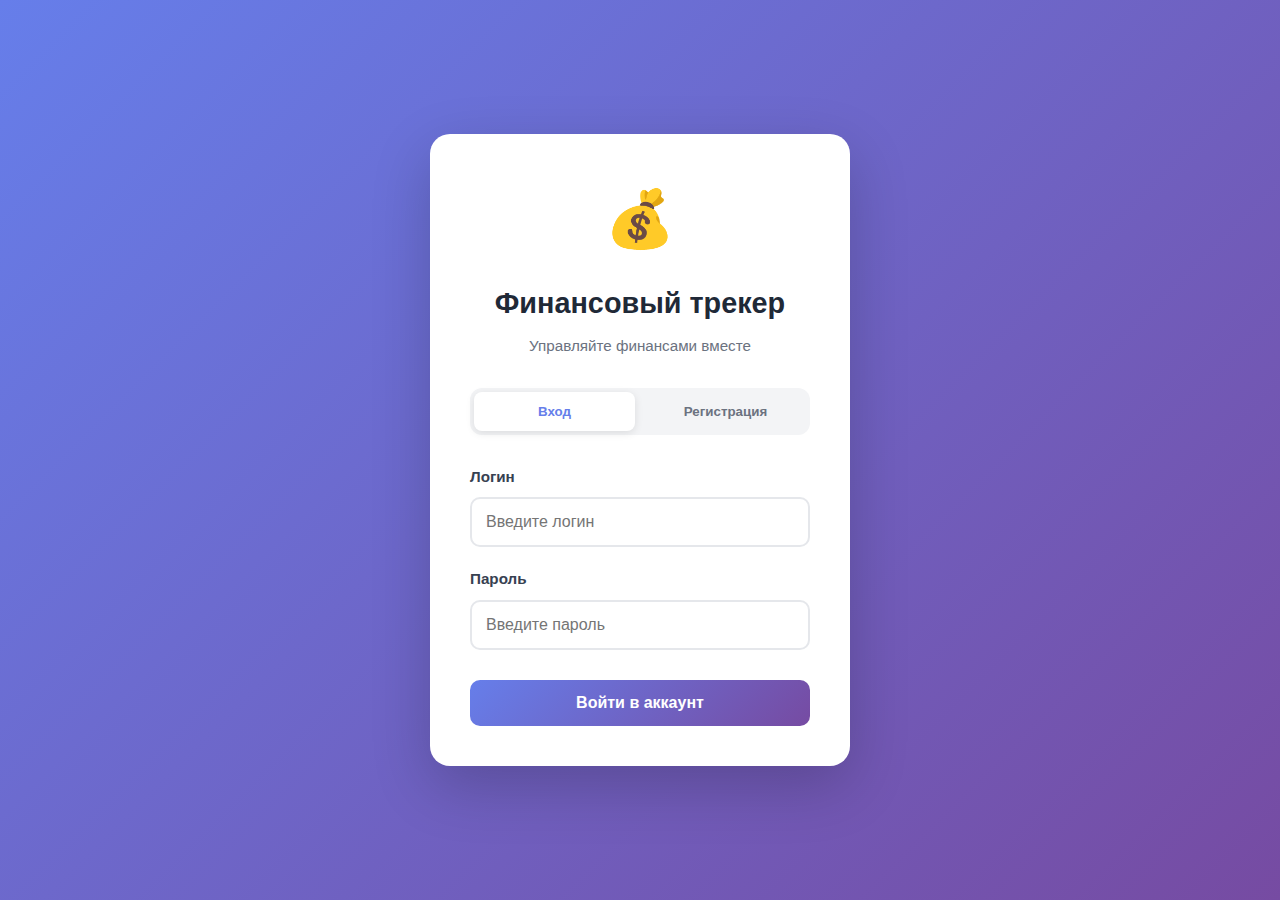
<file: index.html>
<!DOCTYPE html>
<html lang="ru">
<head>
    <meta charset="UTF-8">
    <meta name="viewport" content="width=device-width, initial-scale=1.0">
    <title>Финансовый трекер - Управляйте финансами вместе</title>
    <link rel="stylesheet" href="styles.css">
</head>
<body>
    <!-- Auth Container -->
    <div class="auth-container" id="authContainer">
        <div class="auth-card">
            <div class="auth-header">
                <div class="auth-logo">💰</div>
                <h2 class="auth-title">Финансовый трекер</h2>
                <p class="auth-subtitle">Управляйте финансами вместе</p>
            </div>
            
            <div class="auth-tabs">
                <button class="auth-tab active" onclick="financeAuth.switchAuthTab('login')">Вход</button>
                <button class="auth-tab" onclick="financeAuth.switchAuthTab('register')">Регистрация</button>
            </div>
            
            <div class="error-message" id="errorMessage"></div>
            <div class="success-message" id="successMessage"></div>
            
            <!-- Login Form -->
            <form class="auth-form active" id="loginForm" onsubmit="financeAuth.handleLogin(event)">
                <div class="form-group">
                    <label class="form-label">Логин</label>
                    <input type="text" class="form-input" id="loginUsername" placeholder="Введите логин" required>
                </div>
                <div class="form-group">
                    <label class="form-label">Пароль</label>
                    <input type="password" class="form-input" id="loginPassword" placeholder="Введите пароль" required>
                </div>
                <button type="submit" class="auth-btn" id="loginBtn">
                    <span id="loginBtnText">Войти в аккаунт</span>
                </button>
            </form>
            
            <!-- Register Form -->
            <form class="auth-form" id="registerForm" onsubmit="financeAuth.handleRegister(event)">
                <div class="form-group">
                    <label class="form-label">Логин</label>
                    <input type="text" class="form-input" id="registerUsername" placeholder="Придумайте логин" required minlength="3">
                </div>
                <div class="form-group">
                    <label class="form-label">Email</label>
                    <input type="email" class="form-input" id="registerEmail" placeholder="Введите email" required>
                </div>
                <div class="form-group">
                    <label class="form-label">Пароль</label>
                    <input type="password" class="form-input" id="registerPassword" placeholder="Придумайте пароль" required minlength="6" oninput="financeAuth.checkPasswordRequirements()">
                    <div class="password-requirements">
                        <div class="requirement" id="reqLength">○ Минимум 6 символов</div>
                        <div class="requirement" id="reqUpper">○ Одна заглавная буква</div>
                        <div class="requirement" id="reqNumber">○ Одна цифра</div>
                    </div>
                </div>
                <div class="form-group">
                    <label class="form-label">Подтвердите пароль</label>
                    <input type="password" class="form-input" id="confirmPassword" placeholder="Повторите пароль" required>
                </div>
                <button type="submit" class="auth-btn" id="registerBtn">
                    <span id="registerBtnText">Создать аккаунт</span>
                </button>
            </form>
        </div>
    </div>

    <!-- Main App -->
    <div class="main-app" id="mainApp">
        <div class="container">
            <header>
                <div class="user-menu">
                    <div class="user-info">
                        <span>👤</span>
                        <span id="currentUserDisplay">Пользователь</span>
                    </div>
                    <button class="logout-btn" onclick="financeAuth.logout()">Выйти</button>
                </div>
                <h1>💰 Финансовый трекер</h1>
                <p class="subtitle">Управляйте своими финансами умно</p>
            </header>

            <!-- Period Selector -->
            <div class="period-selector">
                <div class="period-title">
                    <span>📅</span> Период просмотра
                </div>
                <div class="period-buttons">
                    <button class="period-btn active" data-period="month" onclick="financeAuth.changePeriod('month')">
                        <span>📆</span> Этот месяц
                    </button>
                    <button class="period-btn" data-period="year" onclick="financeAuth.changePeriod('year')">
                        <span>📊</span> Этот год
                    </button>
                    <button class="period-btn" data-period="all" onclick="financeAuth.changePeriod('all')">
                        <span>📈</span> Все время
                    </button>
                </div>
                <div class="period-info" id="periodInfo">
                    <span>ℹ️</span> Показаны данные за текущий месяц
                </div>
            </div>

            <div class="stats-grid">
                <div class="stat-card balance">
                    <div class="stat-title">
                        <span>💳</span> Баланс
                    </div>
                    <div class="stat-value" id="balance">₽0</div>
                    <div class="stat-period" id="balancePeriod">за этот месяц</div>
                </div>
                <div class="stat-card income">
                    <div class="stat-title">
                        <span>📈</span> Доходы
                    </div>
                    <div class="stat-value" id="income">₽0</div>
                    <div class="stat-period" id="incomePeriod">за этот месяц</div>
                </div>
                <div class="stat-card expense">
                    <div class="stat-title">
                        <span>📉</span> Расходы
                    </div>
                    <div class="stat-value" id="expense">₽0</div>
                    <div class="stat-period" id="expensePeriod">за этот месяц</div>
                </div>
            </div>

            <div class="main-grid">
                <div class="card">
                    <h2 class="card-title">
                        <span>➕</span> Добавить транзакцию
                    </h2>
                    <p class="card-description">Запишите свой доход или расход</p>
                    <form id="transactionForm" onsubmit="financeAuth.handleAddTransaction(event)">
                        <div class="form-row">
                            <div class="form-group">
                                <label for="type">Тип</label>
                                <select id="type" required onchange="financeAuth.updateCategories()">
                                    <option value="expense">Расход</option>
                                    <option value="income">Доход</option>
                                </select>
                            </div>
                            <div class="form-group">
                                <label for="amount">Сумма (₽)</label>
                                <input type="number" id="amount" step="0.01" placeholder="0.00" required>
                            </div>
                        </div>
                        <div class="form-group">
                            <label for="category">Категория</label>
                            <select id="category" required>
                                <option value="">Выберите категорию</option>
                            </select>
                        </div>
                        <div class="form-group">
                            <label for="description">Описание</label>
                            <input type="text" id="description" placeholder="Введите описание" required>
                        </div>
                        <button type="submit" class="btn">Добавить транзакцию</button>
                    </form>
                </div>

                <div class="card">
                    <h2 class="card-title">
                        <span>📊</span> Последние транзакции
                    </h2>
                    <p class="card-description" id="transactionsDescription">Ваша финансовая история за этот месяц</p>
                    <div class="transactions-list" id="transactionsList">
                        <div class="empty-state">
                            <div class="empty-icon">📈</div>
                            <p>Нет транзакций</p>
                            <p style="font-size: 0.9rem; margin-top: 8px;">Добавьте первую транзакцию</p>
                        </div>
                    </div>
                </div>
            </div>

            <div class="card" id="categoriesCard" style="display: none;">
                <h2 class="card-title">
                    <span>🏆</span> Топ категорий
                </h2>
                <p class="card-description" id="categoriesDescription">Самые крупные статьи доходов и расходов за этот месяц</p>
                <div class="categories-grid" id="categoriesGrid"></div>
            </div>
        </div>
    </div>

    <!-- Delete Confirmation Modal -->
    <div class="modal-overlay" id="deleteModal">
        <div class="modal">
            <div class="modal-icon">⚠️</div>
            <h3 class="modal-title">Удалить транзакцию?</h3>
            <p class="modal-description">Это действие нельзя будет отменить. Транзакция будет навсегда удалена из вашей истории.</p>
            
            <div class="modal-transaction-info" id="modalTransactionInfo">
                <div class="modal-transaction-desc" id="modalTransactionDesc"></div>
                <div class="modal-transaction-meta" id="modalTransactionMeta"></div>
                <div class="modal-transaction-amount" id="modalTransactionAmount"></div>
            </div>
            
            <div class="modal-buttons">
                <button class="modal-btn modal-btn-cancel" onclick="financeAuth.closeDeleteModal()">Отмена</button>
                <button class="modal-btn modal-btn-confirm" onclick="financeAuth.confirmDelete()">Удалить</button>
            </div>
        </div>
    </div>

    <!-- Sync Status -->
    <div class="sync-status" id="syncStatus">
        <span class="sync-icon">🔄</span>
        <span>Данные синхронизированы</span>
    </div>

    <script src="auth.js"></script>
    <script>
        // Инициализация приложения
        let financeAuth;
        
        document.addEventListener('DOMContentLoaded', function() {
            console.log('Initializing Finance Auth...');
            financeAuth = new FinanceAuth();
            
            // Добавляем обработчики для модального окна
            document.getElementById('deleteModal').addEventListener('click', function(e) {
                if (e.target === this) {
                    financeAuth.closeDeleteModal();
                }
            });
            
            // Проверяем наличие пользователей в localStorage для отладки
            const users = JSON.parse(localStorage.getItem('financeUsers') || '{}');
            console.log('Existing users:', Object.keys(users));
            
            // Если нет пользователей, создаем тестового
            if (Object.keys(users).length === 0) {
                console.log('Creating test user...');
                const testUser = {
                    username: 'test',
                    email: 'test@example.com',
                    password: 'Test123',
                    createdAt: new Date().toISOString()
                };
                users.test = testUser;
                localStorage.setItem('financeUsers', JSON.stringify(users));
                localStorage.setItem('transactions_test', JSON.stringify([]));
                console.log('Test user created. Login: test, Password: Test123');
            }
        });
    </script>
</body>
</html>
</file>
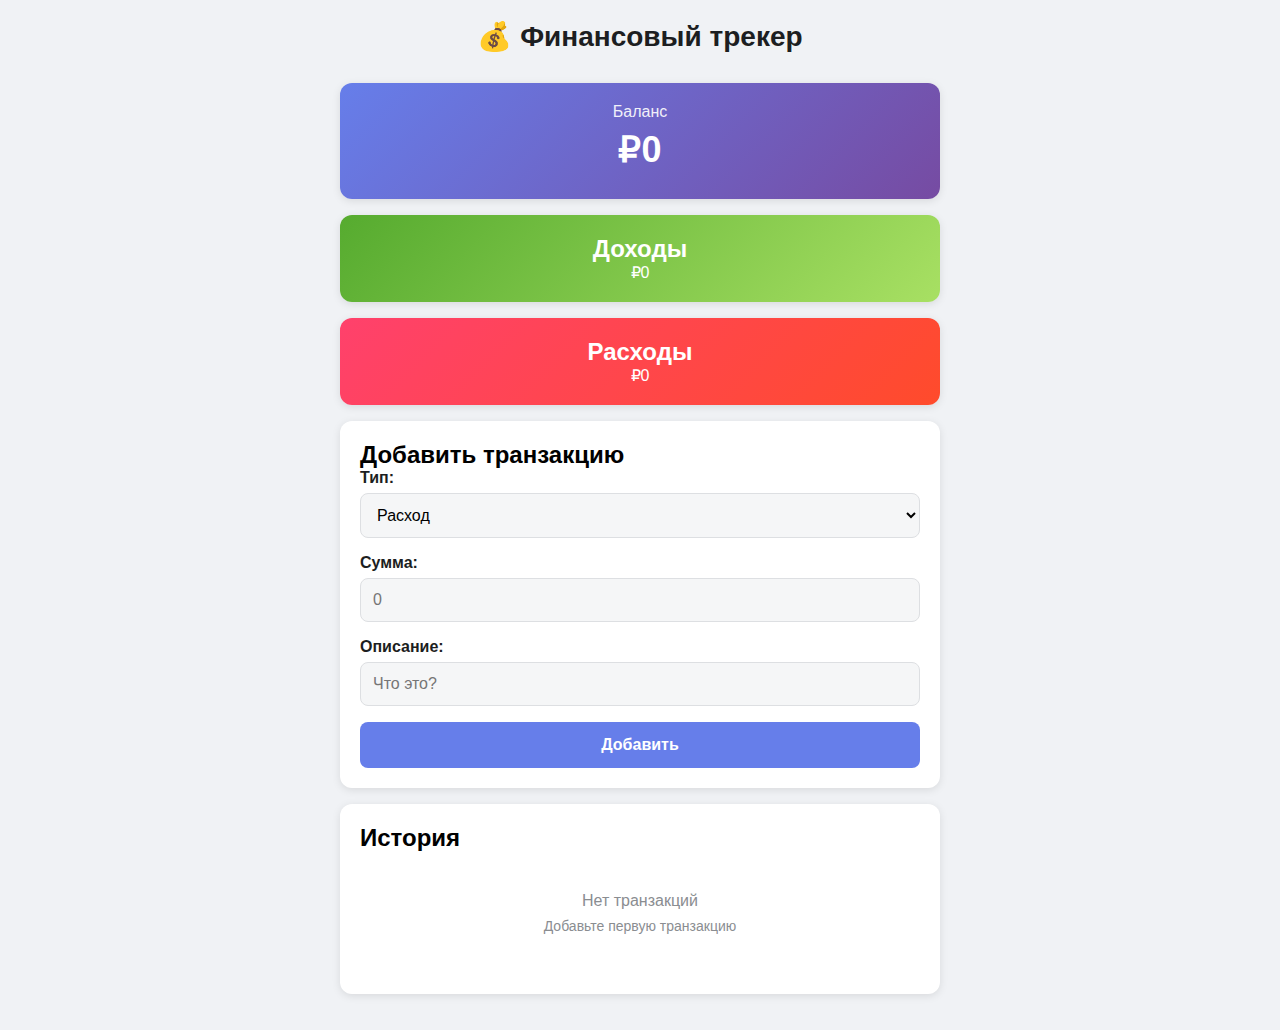
<file: file.html>
<!DOCTYPE html>
<html lang="ru">
<head>
    <meta charset="UTF-8">
    <meta name="viewport" content="width=device-width, initial-scale=1.0">
    <title>Финансовый трекер</title>
    <style>
        * { margin: 0; padding: 0; box-sizing: border-box; }
        body { font-family: -apple-system, BlinkMacSystemFont, 'Segoe UI', Roboto, sans-serif; background: #f0f2f5; padding: 20px; }
        .container { max-width: 600px; margin: 0 auto; }
        h1 { text-align: center; color: #1c1e21; margin-bottom: 30px; font-size: 28px; }
        .card { background: white; padding: 20px; border-radius: 12px; margin-bottom: 16px; box-shadow: 0 2px 8px rgba(0,0,0,0.1); }
        .balance { background: linear-gradient(135deg, #667eea 0%, #764ba2 100%); color: white; text-align: center; }
        .balance h2 { font-size: 16px; opacity: 0.9; font-weight: 500; }
        .balance .amount { font-size: 36px; font-weight: bold; margin: 8px 0; }
        .income { background: linear-gradient(135deg, #56ab2f 0%, #a8e063 100%); color: white; text-align: center; }
        .expense { background: linear-gradient(135deg, #ff416c 0%, #ff4b2b 100%); color: white; text-align: center; }
        .form-group { margin-bottom: 16px; }
        label { display: block; margin-bottom: 6px; font-weight: 600; color: #1c1e21; }
        input, select { width: 100%; padding: 12px; border: 1px solid #dddfe2; border-radius: 8px; font-size: 16px; background: #f5f6f7; }
        input:focus, select:focus { outline: none; border-color: #667eea; background: white; }
        button { width: 100%; padding: 14px; background: #667eea; color: white; border: none; border-radius: 8px; font-size: 16px; font-weight: 600; cursor: pointer; transition: background 0.2s; }
        button:hover { background: #5a67d8; }
        .transaction { background: white; padding: 16px; border-radius: 12px; margin-bottom: 12px; display: flex; justify-content: space-between; align-items: center; border: 1px solid #e4e6eb; }
        .transaction-info { flex: 1; }
        .transaction-amount { font-weight: bold; font-size: 18px; }
        .income-color { color: #56ab2f; }
        .expense-color { color: #ff416c; }
        .delete-btn { background: #ff416c; color: white; border: none; padding: 8px 12px; border-radius: 6px; font-size: 16px; margin-left: 12px; }
        .empty-state { text-align: center; padding: 40px 20px; color: #8a8d91; }
    </style>
</head>
<body>
    <div class="container">
        <h1>💰 Финансовый трекер</h1>
        
        <div class="card balance">
            <h2>Баланс</h2>
            <div class="amount" id="balance">₽0</div>
        </div>
        
        <div class="card income">
            <h2>Доходы</h2>
            <div class="amount" id="income">₽0</div>
        </div>
        
        <div class="card expense">
            <h2>Расходы</h2>
            <div class="amount" id="expense">₽0</div>
        </div>
        
        <div class="card">
            <h2>Добавить транзакцию</h2>
            <form id="form">
                <div class="form-group">
                    <label>Тип:</label>
                    <select id="type">
                        <option value="expense">Расход</option>
                        <option value="income">Доход</option>
                    </select>
                </div>
                <div class="form-group">
                    <label>Сумма:</label>
                    <input type="number" id="amount" placeholder="0" required>
                </div>
                <div class="form-group">
                    <label>Описание:</label>
                    <input type="text" id="description" placeholder="Что это?" required>
                </div>
                <button type="submit">Добавить</button>
            </form>
        </div>
        
        <div class="card">
            <h2>История</h2>
            <div id="transactions"></div>
        </div>
    </div>

    <script>
        let transactions = JSON.parse(localStorage.getItem('transactions') || '[]');
        
        function updateDisplay() {
            const income = transactions.filter(t => t.type === 'income').reduce((sum, t) => sum + t.amount, 0);
            const expense = transactions.filter(t => t.type === 'expense').reduce((sum, t) => sum + t.amount, 0);
            const balance = income - expense;
            
            document.getElementById('balance').textContent = '₽' + balance.toLocaleString('ru-RU');
            document.getElementById('income').textContent = '₽' + income.toLocaleString('ru-RU');
            document.getElementById('expense').textContent = '₽' + expense.toLocaleString('ru-RU');
            
            const transactionsDiv = document.getElementById('transactions');
            if (transactions.length === 0) {
                transactionsDiv.innerHTML = '<div class="empty-state"><p>Нет транзакций</p><p style="font-size: 14px; margin-top: 8px;">Добавьте первую транзакцию</p></div>';
            } else {
                transactionsDiv.innerHTML = transactions.map(t => `
                    <div class="transaction">
                        <div class="transaction-info">
                            <div>${t.description}</div>
                            <small style="color: #8a8d91;">${new Date(t.date).toLocaleDateString('ru-RU')}</small>
                        </div>
                        <div>
                            <span class="transaction-amount ${t.type}-color">
                                ${t.type === 'income' ? '+' : '-'}₽${t.amount.toLocaleString('ru-RU')}
                            </span>
                            <button class="delete-btn" onclick="deleteTransaction('${t.id}')">×</button>
                        </div>
                    </div>
                `).reverse().join('');
            }
        }
        
        function deleteTransaction(id) {
            transactions = transactions.filter(t => t.id !== id);
            localStorage.setItem('transactions', JSON.stringify(transactions));
            updateDisplay();
        }
        
        document.getElementById('form').addEventListener('submit', function(e) {
            e.preventDefault();
            const transaction = {
                id: Date.now().toString(),
                type: document.getElementById('type').value,
                amount: parseFloat(document.getElementById('amount').value),
                description: document.getElementById('description').value,
                date: new Date().toISOString()
            };
            transactions.push(transaction);
            localStorage.setItem('transactions', JSON.stringify(transactions));
            updateDisplay();
            this.reset();
        });
        
        updateDisplay();
    </script>
</body>
</html>
</file>
<file: styles.css>
/* Финансовый трекер - Возвращенный дизайн */
* {
    margin: 0;
    padding: 0;
    box-sizing: border-box;
}

body {
    font-family: -apple-system, BlinkMacSystemFont, 'Segoe UI', Roboto, Oxygen, Ubuntu, Cantarell, sans-serif;
    background: linear-gradient(135deg, #667eea 0%, #764ba2 100%);
    min-height: 100vh;
    color: #1f2937;
    line-height: 1.6;
}

/* Контейнер аутентификации */
.auth-container {
    display: flex;
    align-items: center;
    justify-content: center;
    min-height: 100vh;
    padding: 20px;
}

.auth-card {
    background: white;
    border-radius: 20px;
    padding: 40px;
    width: 100%;
    max-width: 420px;
    box-shadow: 0 20px 60px rgba(0, 0, 0, 0.2);
    animation: slideUp 0.5s ease;
}

@keyframes slideUp {
    from {
        opacity: 0;
        transform: translateY(30px);
    }
    to {
        opacity: 1;
        transform: translateY(0);
    }
}

.auth-header {
    text-align: center;
    margin-bottom: 30px;
}

.auth-logo {
    font-size: 3.5rem;
    margin-bottom: 16px;
    animation: bounce 2s infinite;
}

@keyframes bounce {
    0%, 100% { transform: translateY(0); }
    50% { transform: translateY(-10px); }
}

.auth-title {
    font-size: 1.8rem;
    font-weight: 700;
    color: #1f2937;
    margin-bottom: 8px;
}

.auth-subtitle {
    color: #6b7280;
    font-size: 0.95rem;
}

.auth-tabs {
    display: flex;
    gap: 10px;
    margin-bottom: 30px;
    background: #f3f4f6;
    padding: 4px;
    border-radius: 12px;
}

.auth-tab {
    flex: 1;
    padding: 12px;
    border: none;
    background: transparent;
    border-radius: 8px;
    font-weight: 600;
    cursor: pointer;
    transition: all 0.3s ease;
    color: #6b7280;
}

.auth-tab.active {
    background: white;
    color: #667eea;
    box-shadow: 0 2px 8px rgba(0, 0, 0, 0.1);
}

.auth-form {
    display: none;
}

.auth-form.active {
    display: block;
    animation: fadeIn 0.3s ease;
}

@keyframes fadeIn {
    from { opacity: 0; }
    to { opacity: 1; }
}

.form-group {
    margin-bottom: 20px;
}

.form-group label {
    display: block;
    margin-bottom: 8px;
    font-weight: 600;
    color: #374151;
    font-size: 0.95rem;
}

.form-group input,
.form-group select {
    width: 100%;
    padding: 14px;
    border: 2px solid #e5e7eb;
    border-radius: 10px;
    font-size: 16px;
    transition: all 0.3s ease;
}

.form-group input:focus,
.form-group select:focus {
    outline: none;
    border-color: #667eea;
    box-shadow: 0 0 0 3px rgba(102, 126, 234, 0.1);
}

.auth-btn {
    width: 100%;
    padding: 14px;
    background: linear-gradient(135deg, #667eea 0%, #764ba2 100%);
    color: white;
    border: none;
    border-radius: 10px;
    font-size: 16px;
    font-weight: 600;
    cursor: pointer;
    transition: all 0.3s ease;
    margin-top: 10px;
}

.auth-btn:hover {
    transform: translateY(-2px);
    box-shadow: 0 10px 25px rgba(102, 126, 234, 0.3);
}

.auth-btn:disabled {
    opacity: 0.6;
    cursor: not-allowed;
    transform: none;
}

.error-message {
    background: #fee2e2;
    color: #dc2626;
    padding: 12px;
    border-radius: 8px;
    margin-bottom: 20px;
    font-size: 0.9rem;
    display: none;
    animation: shake 0.5s ease;
}

.error-message.show {
    display: block;
}

@keyframes shake {
    0%, 100% { transform: translateX(0); }
    25% { transform: translateX(-5px); }
    75% { transform: translateX(5px); }
}

.success-message {
    background: #dcfce7;
    color: #059669;
    padding: 12px;
    border-radius: 8px;
    margin-bottom: 20px;
    font-size: 0.9rem;
    display: none;
}

.success-message.show {
    display: block;
}

.password-requirements {
    margin-top: 8px;
    font-size: 0.85rem;
    color: #6b7280;
}

.requirement {
    margin-top: 4px;
    display: flex;
    align-items: center;
    gap: 6px;
}

.requirement.met {
    color: #059669;
}

/* Основное приложение */
.main-app {
    display: none;
}

.main-app.active {
    display: block;
}

.container {
    max-width: 1200px;
    margin: 0 auto;
    padding: 20px;
}

header {
    text-align: center;
    margin-bottom: 40px;
    color: white;
    position: relative;
}

.user-menu {
    position: absolute;
    top: 0;
    right: 0;
    display: flex;
    align-items: center;
    gap: 12px;
}

.user-info {
    background: rgba(255, 255, 255, 0.2);
    padding: 8px 16px;
    border-radius: 20px;
    color: white;
    font-weight: 600;
    display: flex;
    align-items: center;
    gap: 8px;
    backdrop-filter: blur(10px);
}

.logout-btn {
    background: rgba(255, 255, 255, 0.2);
    border: none;
    color: white;
    padding: 8px 16px;
    border-radius: 20px;
    cursor: pointer;
    font-weight: 600;
    transition: all 0.3s ease;
    backdrop-filter: blur(10px);
}

.logout-btn:hover {
    background: rgba(255, 255, 255, 0.3);
    transform: translateY(-2px);
}

h1 {
    font-size: 2.5rem;
    font-weight: 700;
    margin-bottom: 10px;
    display: flex;
    align-items: center;
    justify-content: center;
    gap: 10px;
}

.subtitle {
    font-size: 1.1rem;
    opacity: 0.9;
}

/* Селектор периода */
.period-selector {
    background: white;
    border-radius: 16px;
    padding: 20px;
    margin-bottom: 30px;
    box-shadow: 0 10px 25px rgba(0, 0, 0, 0.1);
}

.period-title {
    font-size: 1.1rem;
    font-weight: 600;
    margin-bottom: 16px;
    color: #1f2937;
    display: flex;
    align-items: center;
    gap: 8px;
}

.period-buttons {
    display: flex;
    gap: 12px;
    flex-wrap: wrap;
}

.period-btn {
    padding: 10px 20px;
    border: 2px solid #e5e7eb;
    background: white;
    border-radius: 10px;
    font-size: 15px;
    font-weight: 500;
    cursor: pointer;
    transition: all 0.3s ease;
    display: flex;
    align-items: center;
    gap: 6px;
}

.period-btn:hover {
    border-color: #667eea;
    background: #f3f4f6;
}

.period-btn.active {
    background: linear-gradient(135deg, #667eea 0%, #764ba2 100%);
    color: white;
    border-color: #667eea;
    transform: translateY(-2px);
    box-shadow: 0 4px 12px rgba(102, 126, 234, 0.3);
}

.period-info {
    margin-top: 12px;
    padding: 12px;
    background: #f9fafb;
    border-radius: 8px;
    font-size: 0.9rem;
    color: #6b7280;
    display: flex;
    align-items: center;
    gap: 6px;
}

/* Статистика */
.stats-grid {
    display: grid;
    grid-template-columns: repeat(auto-fit, minmax(250px, 1fr));
    gap: 20px;
    margin-bottom: 40px;
}

.stat-card {
    background: white;
    border-radius: 16px;
    padding: 24px;
    box-shadow: 0 10px 25px rgba(0, 0, 0, 0.1);
    transition: all 0.3s ease;
    position: relative;
    overflow: hidden;
}

.stat-card::before {
    content: '';
    position: absolute;
    top: 0;
    left: 0;
    right: 0;
    height: 4px;
}

.stat-card:hover {
    transform: translateY(-5px);
    box-shadow: 0 15px 35px rgba(0, 0, 0, 0.15);
}

.stat-card.balance {
    background: linear-gradient(135deg, #667eea 0%, #764ba2 100%);
    color: white;
}

.stat-card.balance::before {
    background: linear-gradient(90deg, #ffffff, #e0e7ff);
}

.stat-card.income {
    background: linear-gradient(135deg, #56ab2f 0%, #a8e063 100%);
    color: white;
}

.stat-card.income::before {
    background: linear-gradient(90deg, #ffffff, #dcfce7);
}

.stat-card.expense {
    background: linear-gradient(135deg, #ff416c 0%, #ff4b2b 100%);
    color: white;
}

.stat-card.expense::before {
    background: linear-gradient(90deg, #ffffff, #fee2e2);
}

.stat-title {
    font-size: 0.9rem;
    opacity: 0.9;
    margin-bottom: 8px;
    display: flex;
    align-items: center;
    gap: 8px;
}

.stat-value {
    font-size: 2rem;
    font-weight: 700;
}

.stat-period {
    font-size: 0.8rem;
    opacity: 0.7;
    margin-top: 4px;
}

/* Карточки */
.main-grid {
    display: grid;
    grid-template-columns: 1fr 1fr;
    gap: 30px;
    margin-bottom: 40px;
}

@media (max-width: 768px) {
    .main-grid {
        grid-template-columns: 1fr;
    }
}

.card {
    background: white;
    border-radius: 16px;
    padding: 24px;
    box-shadow: 0 10px 25px rgba(0, 0, 0, 0.1);
}

.card-title {
    font-size: 1.3rem;
    font-weight: 600;
    margin-bottom: 8px;
    display: flex;
    align-items: center;
    gap: 8px;
    color: #1f2937;
}

.card-description {
    color: #6b7280;
    margin-bottom: 20px;
}

.form-row {
    display: grid;
    grid-template-columns: 1fr 1fr;
    gap: 16px;
}

.btn {
    width: 100%;
    padding: 14px;
    background: linear-gradient(135deg, #667eea 0%, #764ba2 100%);
    color: white;
    border: none;
    border-radius: 8px;
    font-size: 16px;
    font-weight: 600;
    cursor: pointer;
    transition: all 0.3s ease;
}

.btn:hover {
    transform: translateY(-2px);
    box-shadow: 0 10px 25px rgba(102, 126, 234, 0.3);
}

.btn-danger {
    background: linear-gradient(135deg, #dc2626 0%, #b91c1c 100%);
}

.btn-danger:hover {
    box-shadow: 0 10px 25px rgba(220, 38, 38, 0.3);
}

.btn-secondary {
    background: linear-gradient(135deg, #6b7280 0%, #4b5563 100%);
}

.btn-secondary:hover {
    box-shadow: 0 10px 25px rgba(107, 114, 128, 0.3);
}

/* Транзакции */
.transactions-list {
    max-height: 400px;
    overflow-y: auto;
}

.transaction-item {
    display: flex;
    justify-content: space-between;
    align-items: center;
    padding: 16px;
    background: #f9fafb;
    border-radius: 12px;
    margin-bottom: 12px;
    transition: all 0.3s ease;
}

.transaction-item:hover {
    background: #f3f4f6;
    transform: translateX(5px);
}

.transaction-info {
    flex: 1;
}

.transaction-description {
    font-weight: 600;
    color: #1f2937;
}

.transaction-meta {
    font-size: 0.9rem;
    color: #6b7280;
    margin-top: 4px;
}

.transaction-amount {
    font-weight: 700;
    font-size: 1.1rem;
}

.amount-income {
    color: #059669;
}

.amount-expense {
    color: #dc2626;
}

.delete-btn {
    background: none;
    border: none;
    color: #dc2626;
    cursor: pointer;
    padding: 8px;
    border-radius: 6px;
    transition: all 0.3s ease;
    margin-left: 12px;
}

.delete-btn:hover {
    background: #fee2e2;
    transform: scale(1.1);
}

.empty-state {
    text-align: center;
    padding: 40px;
    color: #6b7280;
}

.empty-icon {
    font-size: 3rem;
    margin-bottom: 16px;
    opacity: 0.5;
    animation: pulse 2s infinite;
}

@keyframes pulse {
    0%, 100% { opacity: 0.5; }
    50% { opacity: 0.8; }
}

/* Категории */
.categories-grid {
    display: grid;
    grid-template-columns: repeat(auto-fit, minmax(150px, 1fr));
    gap: 16px;
}

.category-item {
    text-align: center;
    padding: 20px;
    background: #f9fafb;
    border-radius: 12px;
    transition: all 0.3s ease;
}

.category-item:hover {
    transform: translateY(-3px);
    background: #f3f4f6;
    box-shadow: 0 5px 15px rgba(0, 0, 0, 0.1);
}

.category-icon {
    font-size: 2rem;
    margin-bottom: 8px;
}

.category-name {
    font-weight: 600;
    color: #1f2937;
    font-size: 0.9rem;
    margin-bottom: 4px;
}

.category-amount {
    font-weight: 700;
    color: #667eea;
}

/* Модальное окно */
.modal-overlay {
    position: fixed;
    top: 0;
    left: 0;
    right: 0;
    bottom: 0;
    background: rgba(0, 0, 0, 0.5);
    display: flex;
    align-items: center;
    justify-content: center;
    z-index: 1000;
    opacity: 0;
    visibility: hidden;
    transition: all 0.3s ease;
}

.modal-overlay.active {
    opacity: 1;
    visibility: visible;
}

.modal {
    background: white;
    border-radius: 16px;
    padding: 32px;
    max-width: 400px;
    width: 90%;
    transform: scale(0.9);
    transition: transform 0.3s ease;
    box-shadow: 0 20px 50px rgba(0, 0, 0, 0.3);
}

.modal-overlay.active .modal {
    transform: scale(1);
}

.modal-icon {
    font-size: 3rem;
    text-align: center;
    margin-bottom: 16px;
}

.modal-title {
    font-size: 1.5rem;
    font-weight: 700;
    text-align: center;
    margin-bottom: 12px;
    color: #1f2937;
}

.modal-description {
    text-align: center;
    color: #6b7280;
    margin-bottom: 24px;
    line-height: 1.5;
}

.modal-transaction-info {
    background: #f9fafb;
    border-radius: 8px;
    padding: 16px;
    margin-bottom: 24px;
}

.modal-transaction-desc {
    font-weight: 600;
    color: #1f2937;
    margin-bottom: 4px;
}

.modal-transaction-meta {
    font-size: 0.9rem;
    color: #6b7280;
}

.modal-transaction-amount {
    font-size: 1.2rem;
    font-weight: 700;
    margin-top: 8px;
}

.modal-buttons {
    display: grid;
    grid-template-columns: 1fr 1fr;
    gap: 12px;
}

.modal-btn {
    padding: 12px;
    border: none;
    border-radius: 8px;
    font-size: 16px;
    font-weight: 600;
    cursor: pointer;
    transition: all 0.3s ease;
}

.modal-btn-cancel {
    background: #f3f4f6;
    color: #374151;
}

.modal-btn-cancel:hover {
    background: #e5e7eb;
}

.modal-btn-confirm {
    background: linear-gradient(135deg, #dc2626 0%, #b91c1c 100%);
    color: white;
}

.modal-btn-confirm:hover {
    transform: translateY(-2px);
    box-shadow: 0 10px 25px rgba(220, 38, 38, 0.3);
}

/* Статус синхронизации */
.sync-status {
    position: fixed;
    bottom: 20px;
    right: 20px;
    background: white;
    padding: 12px 20px;
    border-radius: 30px;
    box-shadow: 0 5px 20px rgba(0, 0, 0, 0.2);
    display: flex;
    align-items: center;
    gap: 8px;
    font-size: 0.9rem;
    font-weight: 600;
    color: #059669;
    opacity: 0;
    transform: translateY(20px);
    transition: all 0.3s ease;
}

.sync-status.show {
    opacity: 1;
    transform: translateY(0);
}

.sync-icon {
    animation: spin 1s linear infinite;
}

@keyframes spin {
    from { transform: rotate(0deg); }
    to { transform: rotate(360deg); }
}

/* Адаптивность */
@media (max-width: 480px) {
    .modal {
        padding: 24px;
        margin: 20px;
    }
    
    .modal-buttons {
        grid-template-columns: 1fr;
    }
    
    .period-buttons {
        flex-direction: column;
    }
    
    .period-btn {
        width: 100%;
        justify-content: center;
    }
    
    .user-menu {
        position: static;
        justify-content: center;
        margin-bottom: 20px;
    }
    
    .auth-card {
        padding: 30px 20px;
    }
    
    h1 {
        font-size: 2rem;
    }
}

/* Загрузчик */
.loading-spinner {
    display: inline-block;
    width: 20px;
    height: 20px;
    border: 3px solid rgba(255, 255, 255, 0.3);
    border-radius: 50%;
    border-top-color: white;
    animation: spin 1s ease-in-out infinite;
}

/* Графики */
.charts-container {
    display: grid;
    grid-template-columns: 1fr 1fr;
    gap: 30px;
    margin-bottom: 40px;
}

@media (max-width: 768px) {
    .charts-container {
        grid-template-columns: 1fr;
    }
}

.chart-card {
    background: white;
    border-radius: 16px;
    padding: 24px;
    box-shadow: 0 10px 25px rgba(0, 0, 0, 0.1);
}

.chart-title {
    font-size: 1.3rem;
    font-weight: 600;
    margin-bottom: 8px;
    display: flex;
    align-items: center;
    gap: 8px;
    color: #1f2937;
}

.chart-description {
    color: #6b7280;
    margin-bottom: 20px;
}

.chart-canvas {
    width: 100%;
    height: 300px;
    display: flex;
    align-items: center;
    justify-content: center;
    background: #f9fafb;
    border-radius: 12px;
    position: relative;
}

/* Простая визуализация данных */
.pie-chart {
    width: 200px;
    height: 200px;
    border-radius: 50%;
    background: conic-gradient(
        #667eea 0deg 120deg,
        #56ab2f 120deg 200deg,
        #ff416c 200deg 280deg,
        #fbbf24 280deg 360deg
    );
    position: relative;
}

.pie-center {
    position: absolute;
    top: 50%;
    left: 50%;
    transform: translate(-50%, -50%);
    width: 100px;
    height: 100px;
    background: white;
    border-radius: 50%;
    display: flex;
    align-items: center;
    justify-content: center;
    font-weight: 700;
    font-size: 1.2rem;
}

.bar-chart {
    display: flex;
    align-items: flex-end;
    justify-content: space-around;
    height: 200px;
    width: 100%;
    padding: 20px;
}

.bar {
    width: 40px;
    background: linear-gradient(to top, #667eea, #764ba2);
    border-radius: 8px 8px 0 0;
    transition: all 0.3s ease;
    position: relative;
}

.bar:hover {
    transform: scaleY(1.05);
}

.bar-label {
    position: absolute;
    bottom: -25px;
    left: 50%;
    transform: translateX(-50%);
    font-size: 0.8rem;
    color: #6b7280;
    white-space: nowrap;
}

.bar-value {
    position: absolute;
    top: -25px;
    left: 50%;
    transform: translateX(-50%);
    font-size: 0.8rem;
    font-weight: 600;
    color: #1f2937;
}
</file>
